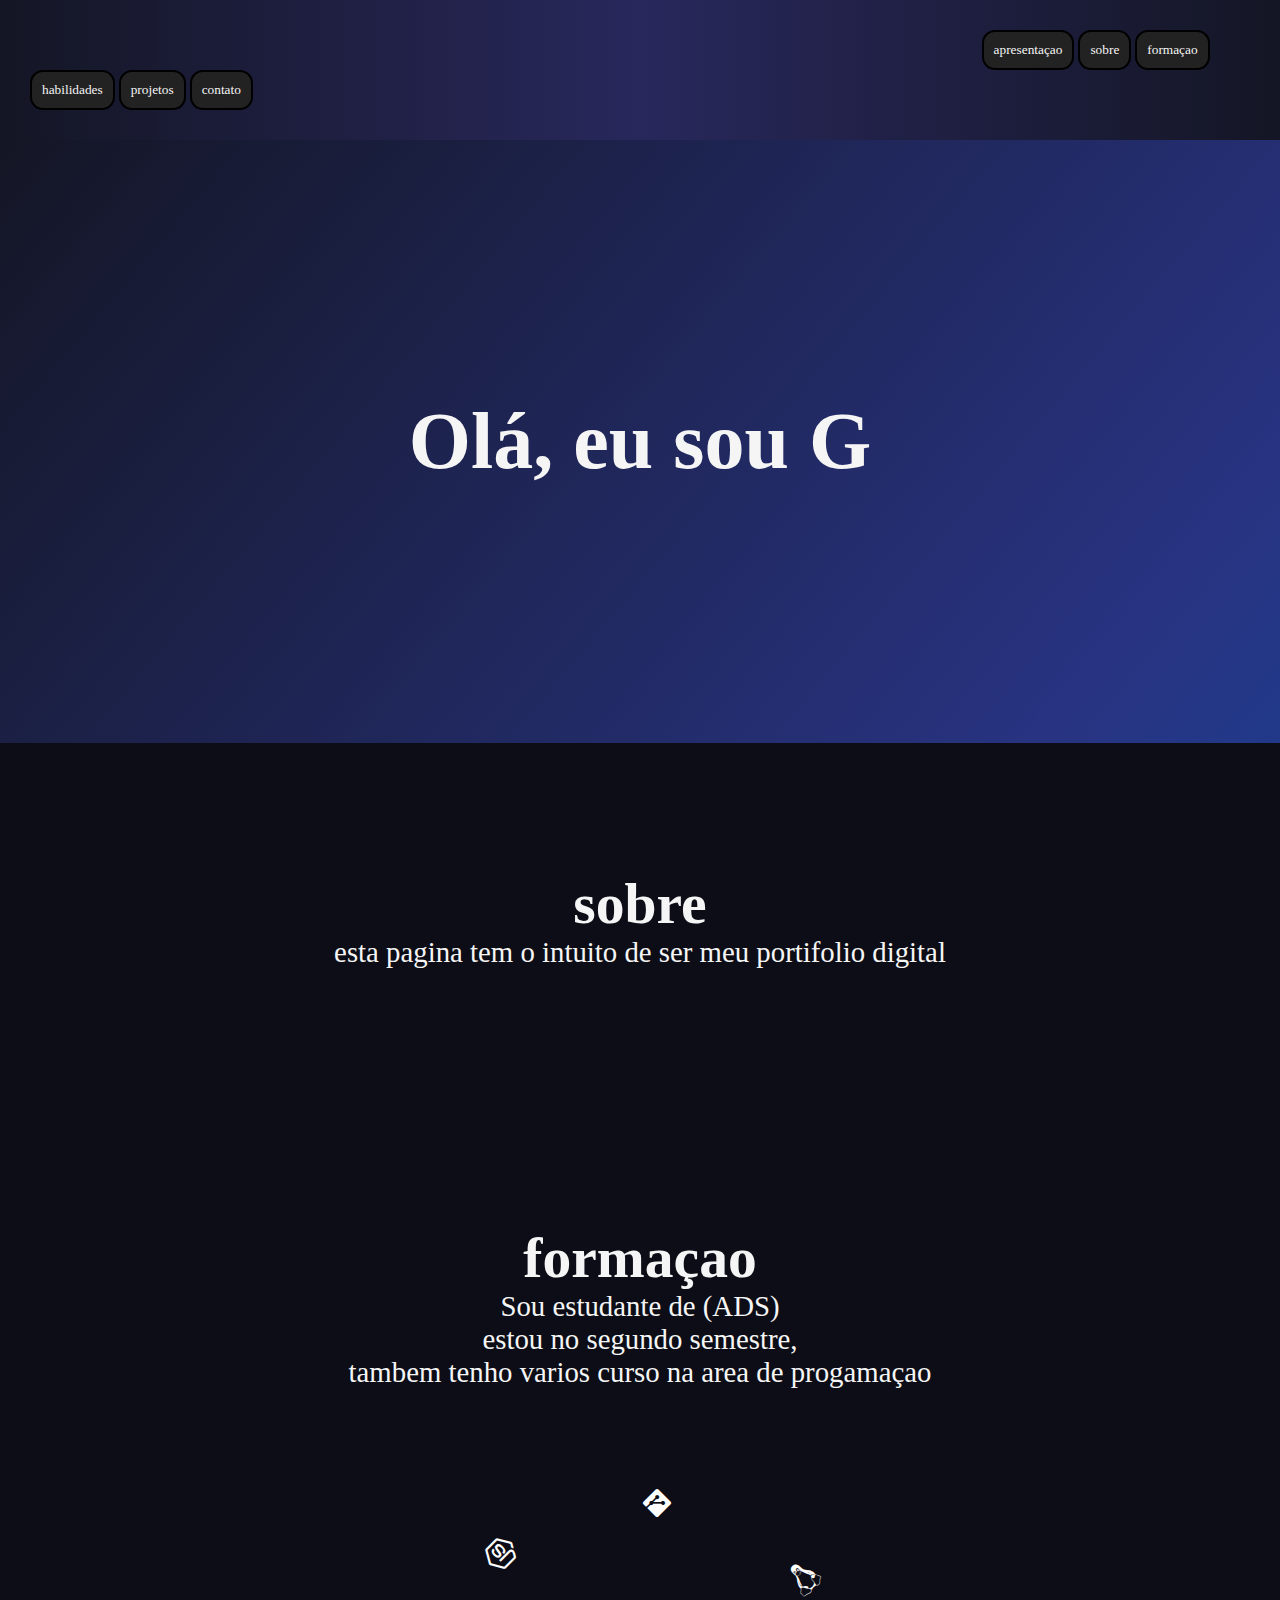
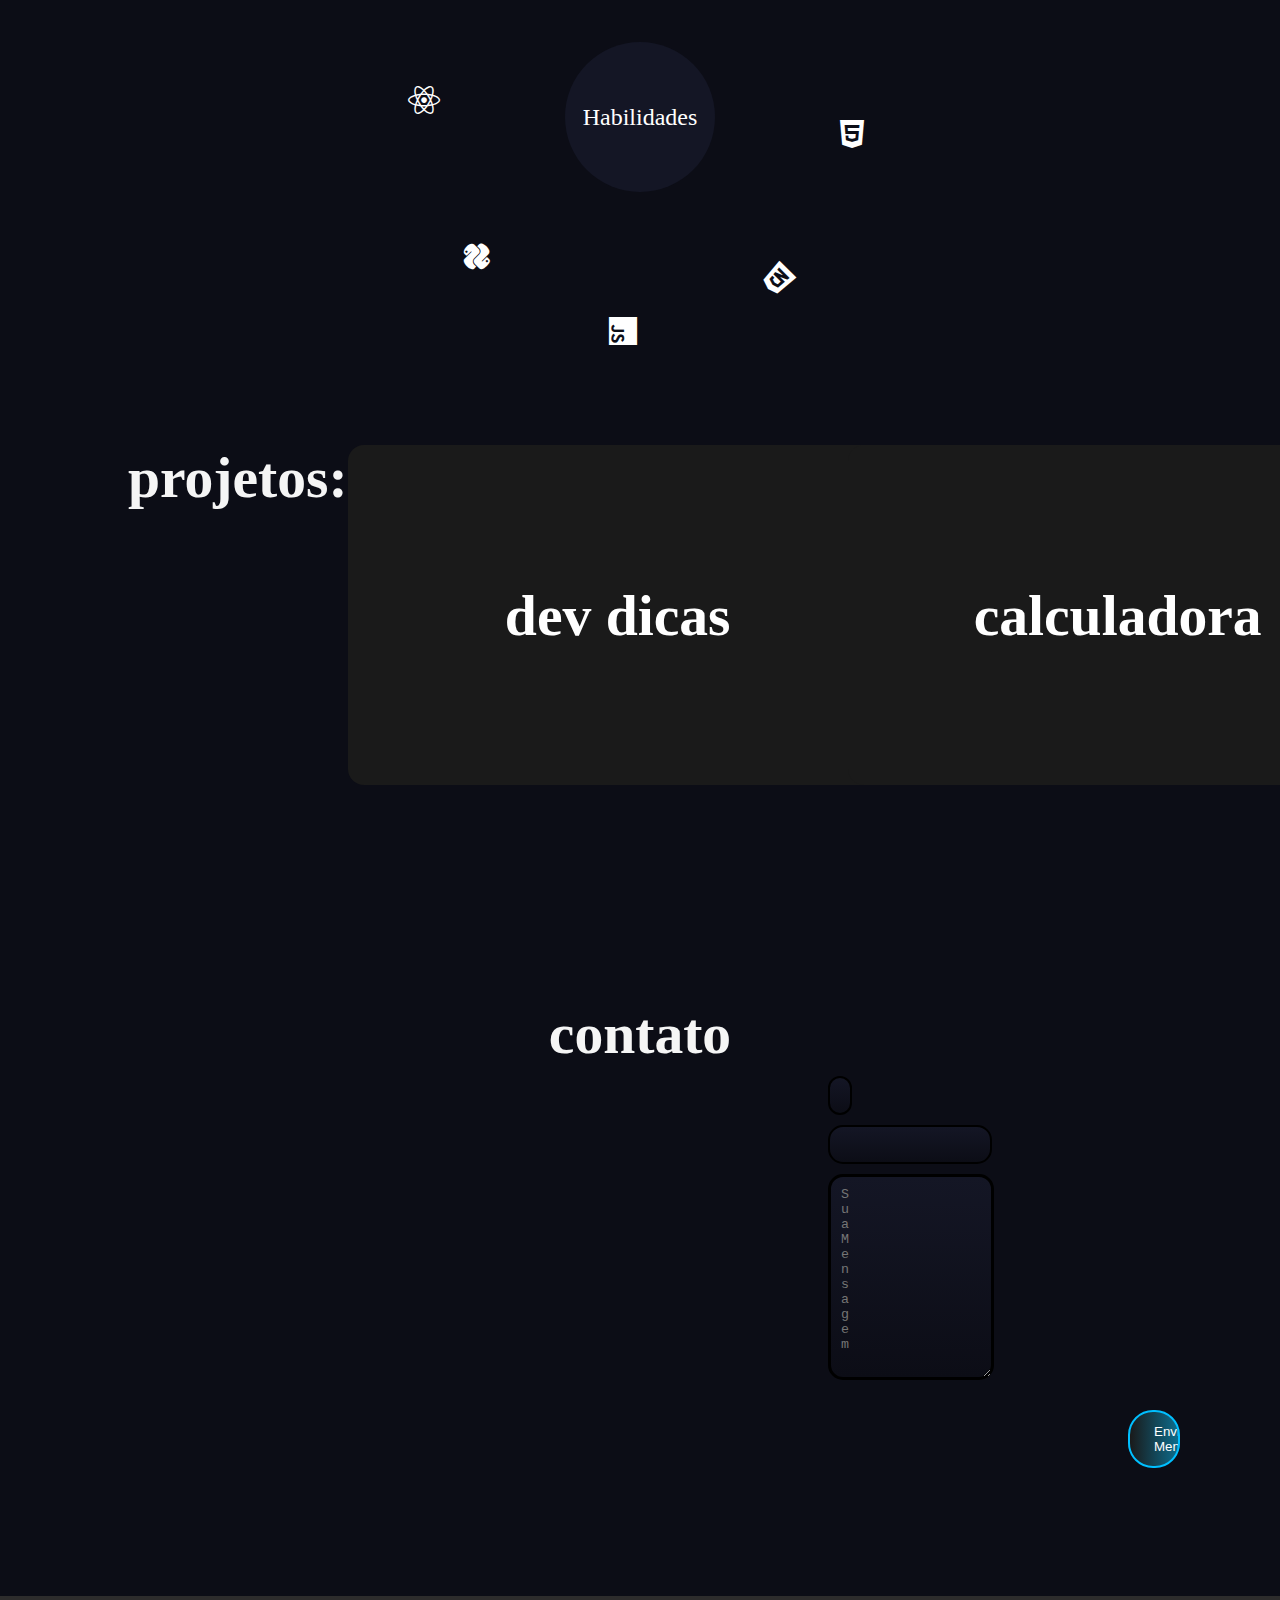
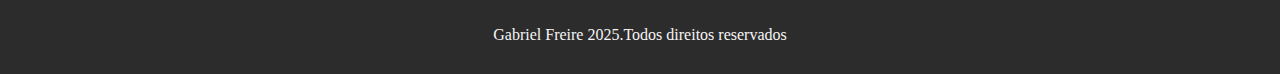
<file: index.html>
<!DOCTYPE html>
<html lang="en">
<head>
    <meta charset="UTF-8">
    <meta name="viewport" content="width=device-width, initial-scale=1.0">
    <title>portifolio</title>
    <link rel="stylesheet" href="style.css">
    <link rel="stylesheet" href="https://cdnjs.cloudflare.com/ajax/libs/font-awesome/6.4.0/css/all.min.css">
    <meta name="viewport" content="width=device-width, initial-scale=1.0">

</head>
<body>
<!-- card os temas-->   
<header>
    <div class="menu">
        <button onclick="scrollToSection('apresentaçao')" class="botao1">apresentaçao</button>
        <button onclick="scrollToSection('sobre')" class="botao2">sobre</button>
        <button onclick="scrollToSection('formaçao')" class="botao3">formaçao</button>
        <button onclick="scrollToSection('habilidades')" class="botao4">habilidades</button>
        <button onclick="scrollToSection('projetos')" class="botao5">projetos</button>
        <button onclick="scrollToSection('contato')" class="botao6">contato</button>
    </div>
</header>

<section id="apresentaçao">
    <div class="apresentaçao">
        <h1 id="typing"></h1>
        <p id="typing1"></p>
    </div>
</section>

<section id="sobre">
    <div class="sobre">
        <h1>sobre</h1>
        <p>esta pagina tem o intuito de ser meu portifolio digital</p>
    </div>
</section>

<section id="formaçao">
    <div class="formacao">
        <h1>formaçao</h1>
        <p>Sou estudante de (ADS) <br> estou no segundo semestre,<br>tambem tenho varios curso na area de progamaçao</p>
    </div>
</section>

<section id="habilidades">
  <div class="habilidades">
    <!-- simbolos giratorios-->
    <div class="center-skill">Habilidades</div>
        <div class="orbit">
            <div class="icon"><i class="fab fa-html5"></i></div>
            <div class="icon"><i class="fab fa-css3-alt"></i></div>
            <div class="icon"><i class="fab fa-js"></i></div>
            <div class="icon"><i class="fab fa-python"></i></div>
            <div class="icon"><i class="fab fa-react"></i></div>
            <div class="icon"><i class="fab fa-node-js"></i></div>
            <div class="icon"><i class="fab fa-git-alt"></i></div>
            <div class="icon"><i class="fab fa-linux"></i></div>
        </div>
  </div>
</section>

<section id="projetos">
<div class="projetos">
    <h1 class="npro">projetos:</h1>

  <div class="card-container">
    <!--ao clicar manda para outra pagina-->
    <div class="card" onclick="window.location.href='index4.html'">
        <div class=" card-face card-front">
            <h1>dev dicas</h1>
        </div>
        <div class="card-face card-back">
            <p>um repositorio de dicas criadas por mim , ao longo dos meus estudos e do que eu vou aprendendo</p>
        </div>
    </div>
  </div>
  <div class="card-container1">
    <div class="card1" onclick="window.location.href='index2.html'">
        <div class=" card-face1 card-front1">
            <h1>calculadora</h1>
        </div>
        <div class=" card-face1 card-back1">
            <p>calculadora simples com um design um pouco moderno</p>
        </div>
    </div>
  </div>
</div>
</section>

<section id="contato">
    <div class="contato">
        <!--formulario de contato com nme email e mensagem-->
        <h1>contato</h1>
      <form class="form">
        <label for="nome"></label>
        <input class="nome" type="text" name="name" placeholder="Seu Nome" required />

        <label for="email"></label>
        <input class="email" type="email" name="email" placeholder="Seu Email" required />

        <label for="Mensagem"></label>
        <textarea class="textarea" name="message" rows="6" placeholder="Sua Mensagem" required></textarea>

        <button class="botaoenviar" type="submit">Enviar Mensagem</button>
      </form>
    </div>
</section>   
<!-- direitos reservados -->
<footer class="footer">
    <p>Gabriel Freire 2025.Todos direitos reservados</p>
</footer>



<script src="script.js"></script>
</body>
</html>
</file>
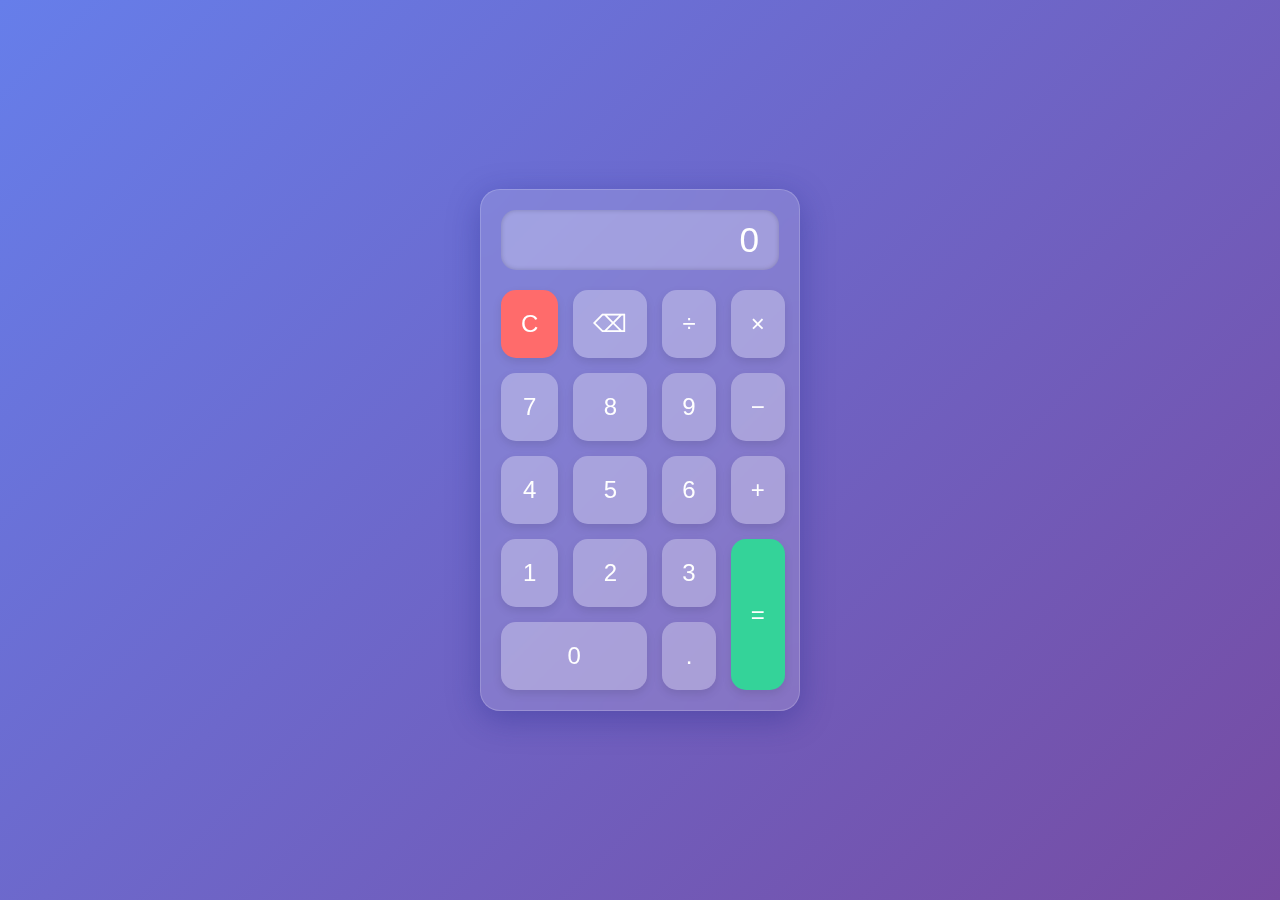
<file: index2.html>
<!DOCTYPE html>
<html lang="pt-br">
<head>
  <meta charset="UTF-8" />
  <meta name="viewport" content="width=device-width, initial-scale=1" />
  <title>Calculadora Web</title>
  <link rel="stylesheet" href="style2.css" />
</head>
<body> 
  <!--botoes da calculadora-->
  <div class="calculator">
    <input type="text" class="display" id="display" disabled />

    <div class="buttons">
      <button class="btn clear" id="clear">C</button>
      <button class="btn" data-action="backspace">⌫</button>
      <button class="btn" data-action="/">÷</button>
      <button class="btn" data-action="*">×</button>

      <button class="btn" data-number="7">7</button>
      <button class="btn" data-number="8">8</button>
      <button class="btn" data-number="9">9</button>
      <button class="btn" data-action="-">−</button>

      <button class="btn" data-number="4">4</button>
      <button class="btn" data-number="5">5</button>
      <button class="btn" data-number="6">6</button>
      <button class="btn" data-action="+">+</button>

      <button class="btn" data-number="1">1</button>
      <button class="btn" data-number="2">2</button>
      <button class="btn" data-number="3">3</button>
      <button class="btn equal" id="equals">=</button>

      <button class="btn zero" data-number="0">0</button>
      <button class="btn" data-number=".">.</button>
    </div>
  </div>

  <script src="script2.js"></script>
</body>
</html>
</file>
<file: style.css>
*{
margin: 0;
padding: 0;  
}

.menu{
background-color:rgb(20, 22, 37);
padding: 30px;
background: linear-gradient(270deg,#141625,#12114be7,#141625);

}
/* botoes do card  */
.botao1{
  margin-left: 78%;
}
.botao1,.botao2,.botao3,.botao4,.botao5,.botao6{
background-color: #222; 
padding: 10px;
border-radius: 13px;
border-style: solid;
border-color: black;
font-family: Georgia, 'Times New Roman', Times, serif;
color: whitesmoke;
}

/* apresentacao  */
.apresentaçao{
text-align: center;  
background: linear-gradient(130deg,#141625,#283381,#0056b3,#0ff,#00bfff,#0056b3,#283381,#141625);
font-family: Georgia, 'Times New Roman', Times, serif;
padding: 20%;
font-size: 2.5rem;
color: whitesmoke;
transition: all 0.3s ease;
animation: gradientmove1 10s ease infinite ;
background-size: 600% 600%;
}
@keyframes gradientmove1{
0% { background-position: 0% 50%; }
50% { background-position: 100% 50%; }
100% { background-position: 0% 50%; }  
}
/* sobre  */
.sobre{
text-align: center;
background-color: rgb(12, 13, 22);
padding: 10%;
font-size:1.8rem ;
color: whitesmoke;
font-family: Georgia, 'Times New Roman', Times, serif;
}
/* formacao  */
.formacao{
text-align: center;
padding: 10%;
background-color: rgb(12, 13, 22); 
font-size: 1.8rem; 
font-family: Cambria, Cochin, Georgia, Times, 'Times New Roman', serif;
color: whitesmoke;
}
/* habilidades  */
.habilidades {
  position: relative;
  height: 30%;
  background-color: #0c0d16;
  display: flex;
  justify-content: center;
  align-items: center;
}
/* os simbolos orbitando a bola  */
.center-skill {
  position: absolute;
  width: 150px;
  height: 150px;
  background-color: #141625;
  border-radius: 50%;
  color: white;
  font-size: 1.5rem;
  display: flex;
  justify-content: center;
  align-items: center;
  z-index: 2;
}

.orbit {
  position: relative;
  width: 400px;
  height: 400px;
  animation: spin 10s linear infinite;
}

.icon {
  position: absolute;
  width: 40px;
  height: 40px;
  font-size: 2rem;
  color: white;
  top: 50%;
  left: 50%;
  transform-origin: 0 0;
}

/* Distribui os ícones em círculo usando rotação + translate */
.icon:nth-child(1)  { transform: rotate(0deg)   translateX(200px); }
.icon:nth-child(2)  { transform: rotate(45deg)  translateX(200px); }
.icon:nth-child(3)  { transform: rotate(90deg)  translateX(200px); }
.icon:nth-child(4)  { transform: rotate(135deg) translateX(200px); }
.icon:nth-child(5)  { transform: rotate(180deg) translateX(200px); }
.icon:nth-child(6)  { transform: rotate(225deg) translateX(200px); }
.icon:nth-child(7)  { transform: rotate(270deg) translateX(200px); }
.icon:nth-child(8)  { transform: rotate(315deg) translateX(200px); }

@keyframes spin {
  0%   { transform: rotate(0deg); }
  100% { transform: rotate(360deg); }
}
.contato{
text-align: center;
background-color: rgb(12, 13, 22); 
padding: 10%;
font-size: 1.8rem;
font-family: Georgia, 'Times New Roman', Times, serif; 
color: whitesmoke;
}
/* botoes ao passar o mouse */
.botao1:hover,.botao2:hover,.botao3:hover,.botao4:hover,.botao5:hover,.botao6:hover{
box-shadow: 0 0 20px #0ff, 0 0 40px rgb(0, 255, 255);
transform: scale(1.05) rotate(-1deg);
transform: translateY(-5px);
color: #0ff;
}
/* projetos  */
.projetos{
padding: 10%;
text-align: center;
background-color: #0c0d16;
color: whitesmoke;
font-size: 1.8rem;
font-family: Georgia, 'Times New Roman', Times, serif;
display: flex;
justify-content: space-between;  
}
/* card giratorio */
.projeto1,.projeto2{
display: flex;
justify-content: center;
align-items:center ;  
background-color: #222;
width: 600px;height: 300px;
border-radius: 25px;
text-align: center;
position: relative;
transition: 0.8s;
cursor: pointer;
transform-style: preserve-3d;
}

.card-container {
perspective: 1000px;
}

.card {
width: 500px;
height: 300px;
position: relative;
transform-style: preserve-3d;
transition: transform 0.8s;
cursor: pointer;
}

.card-container:hover .card {
transform: rotateY(180deg);
}

.card-face {
position: absolute;
width: 100%;
height: 100%;
backface-visibility: hidden;
border-radius: 16px;
display: flex;
align-items: center;
justify-content: center;
padding: 20px;
color: white;
}

.card-front {
background: #1a1a1a;
}

.card-back {
background: #333;
transform: rotateY(180deg);
}


.card-container1 {
perspective: 1000px;
}

.card1 {
width: 500px;
height: 300px;
position: relative;
transform-style: preserve-3d;
transition: transform 0.8s;
cursor: pointer;
}

.card-container1:hover .card1 {
transform: rotateY(180deg);
}

.card-face1 {
position: absolute;
width: 100%;
height: 100%;
backface-visibility: hidden;
border-radius: 16px;
display: flex;
align-items: center;
justify-content: center;
padding: 20px;
color: white;
}

.card-front1 {
background: #1a1a1a;
}

.card-back1 {
background: #333;
transform: rotateY(180deg);
}
/* card ao passar o mouse */
.card-container:hover,.card-container1:hover{
box-shadow: 0 0 80px #0ff, 0 0 160px rgb(0, 255, 255);
transform: scale(1.05) rotate(-1deg);
transform: translateY(-5px);
color: #0ff;
transition: 2.5s;
}
/* formulario*/
.form{
display: flex;
flex-direction: column;
}


.nome{
padding: 10px;
border-radius: 15px;  
background: linear-gradient(360deg,#0c0d16,#141625);
color: whitesmoke;
border-style: solid;border-color: black;
margin-right: 700px;margin-left: 700px;
margin-top: 10px;
}
.email{
padding: 10px;padding-right: 150px;
border-radius: 15px;  
background: linear-gradient(360deg,#0c0d16,#141625);
color: whitesmoke;
border-style: solid;border-color: black;
margin-right: 700px;margin-left: 700px;
margin-top: 10px;
}
.textarea{
padding: 10px;padding-right: 150px;
border-radius: 15px;  
background: linear-gradient(360deg,#0c0d16,#141625);
color: whitesmoke;
border-style: solid;border-color: black;border-width: 1mm;
margin-left: 700px;margin-right: 700px;
padding-bottom: 100px;
margin-top: 10px;
}
.botaoenviar{
margin-left:1000px  ;  margin-right: 1000px;
margin-top: 30px;
position: relative;
padding: 12px 24px;
background: linear-gradient(270deg,#141625,#0056b3,#00bfff,#1a1a1a);
background-size: 600% 600%;
color: white;
border: 2px solid #00bfff;
border-radius: 25px;
cursor: pointer;
overflow: hidden;
transition: all 0.4s ease;
animation: gradientMove 5s ease infinite;
}
.textarea:hover,.email:hover,.nome:hover{
box-shadow: 0 0 25px #0ff, 0 0 50px rgb(0, 255, 255);
transform: scale(1.05) rotate(-1deg);
transform: translateY(-5px);
color: #0ff;
transition: 0.5s;  
}
.botaoenviar:active{
transform: scale(0.95);
}
.botaoenviar:hover{
background-color: #0056b3;
transform: translateY(-3px);
box-shadow: 0 12px 20px rgba(0,0,0,0.4);
}
.botaoenviar::before{
content: '';
position: absolute;
top: 0;
left: -100%;
width: 100%;
height: 100%;
background: #00bfff;
transition: all 0.4s ease;
z-index: -1;  
}
.botaoenviar:hover::before {
left: 0;
}
@keyframes gradientMove {
  0% { background-position: 0% 50%; }
  50% { background-position: 100% 50%; }
  100% { background-position: 0% 50%; }
}
.footer{
text-align: center;
padding: 30px;
background-color: #0e0d0dde;  
color: whitesmoke;
font-family: Georgia, 'Times New Roman', Times, serif;
}
</file>
<file: style2.css>
* {
  box-sizing: border-box;
}
/* corpo do site */
body {
  background: linear-gradient(135deg, #667eea, #764ba2);
  font-family: 'Segoe UI', Tahoma, Geneva, Verdana, sans-serif;
  height: 100vh;
  margin: 0;
  display: flex;
  justify-content: center;
  align-items: center;
}
/* base da calculadora */
.calculator {
  background: rgba(255, 255, 255, 0.15);
  border-radius: 20px;
  padding: 20px;
  width: 320px;
  box-shadow: 0 8px 32px 0 rgba(31, 38, 135, 0.37);
  backdrop-filter: blur(8.5px);
  -webkit-backdrop-filter: blur(8.5px);
  border: 1px solid rgba(255, 255, 255, 0.18);
}
/* tela da calculadora  */
.display {
  width: 100%;
  height: 60px;
  border-radius: 15px;
  border: none;
  background: rgba(255, 255, 255, 0.25);
  color: #fff;
  font-size: 2.2rem;
  padding: 10px 20px;
  text-align: right;
  margin-bottom: 20px;
  user-select: none;
  box-shadow: inset 0 0 5px rgba(0,0,0,0.2);
}
/* botoes da calculadora  */
.buttons {
  display: grid;
  grid-template-columns: repeat(4, 1fr);
  grid-gap: 15px;
}

.btn {
  padding: 20px;
  font-size: 1.5rem;
  border-radius: 15px;
  border: none;
  background: rgba(255, 255, 255, 0.3);
  color: #fff;
  cursor: pointer;
  transition: background 0.3s ease;
  box-shadow: 0 4px 10px rgba(0, 0, 0, 0.1);
  user-select: none;
}

.btn:hover {
  background: rgba(255, 255, 255, 0.5);
}

.clear {
  background: #ff6b6b;
}

.clear:hover {
  background: #ff4b4b;
}

.equal {
  grid-column: 4 / 5;
  grid-row: 4 / 6;
  background: #34d399;
  height: 100%;
}

.equal:hover {
  background: #22c55e;
}

.zero {
  grid-column: 1 / 3;
}

@media (max-width: 400px) {
  .calculator {
    width: 90vw;
  }
  .display {
    font-size: 1.8rem;
  }
  .btn {
    padding: 15px;
    font-size: 1.3rem;
  }
}
</file>
